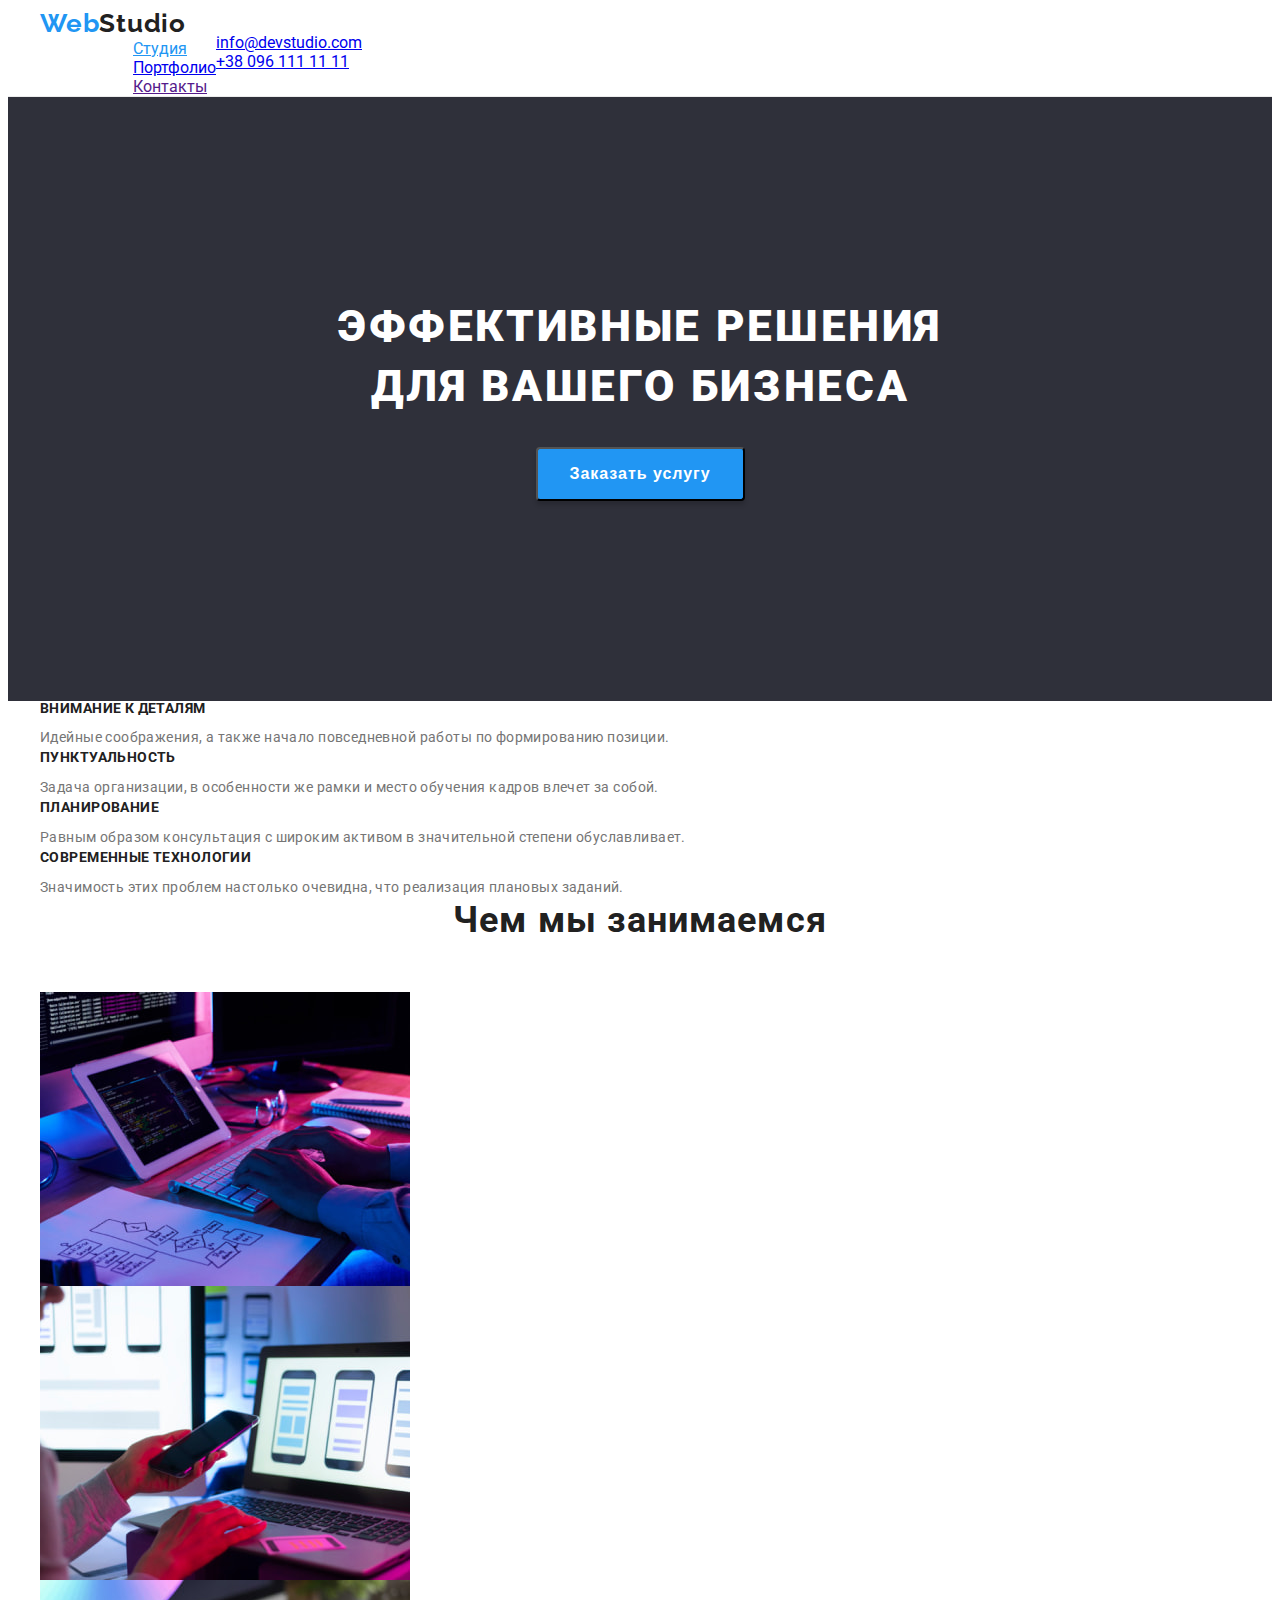
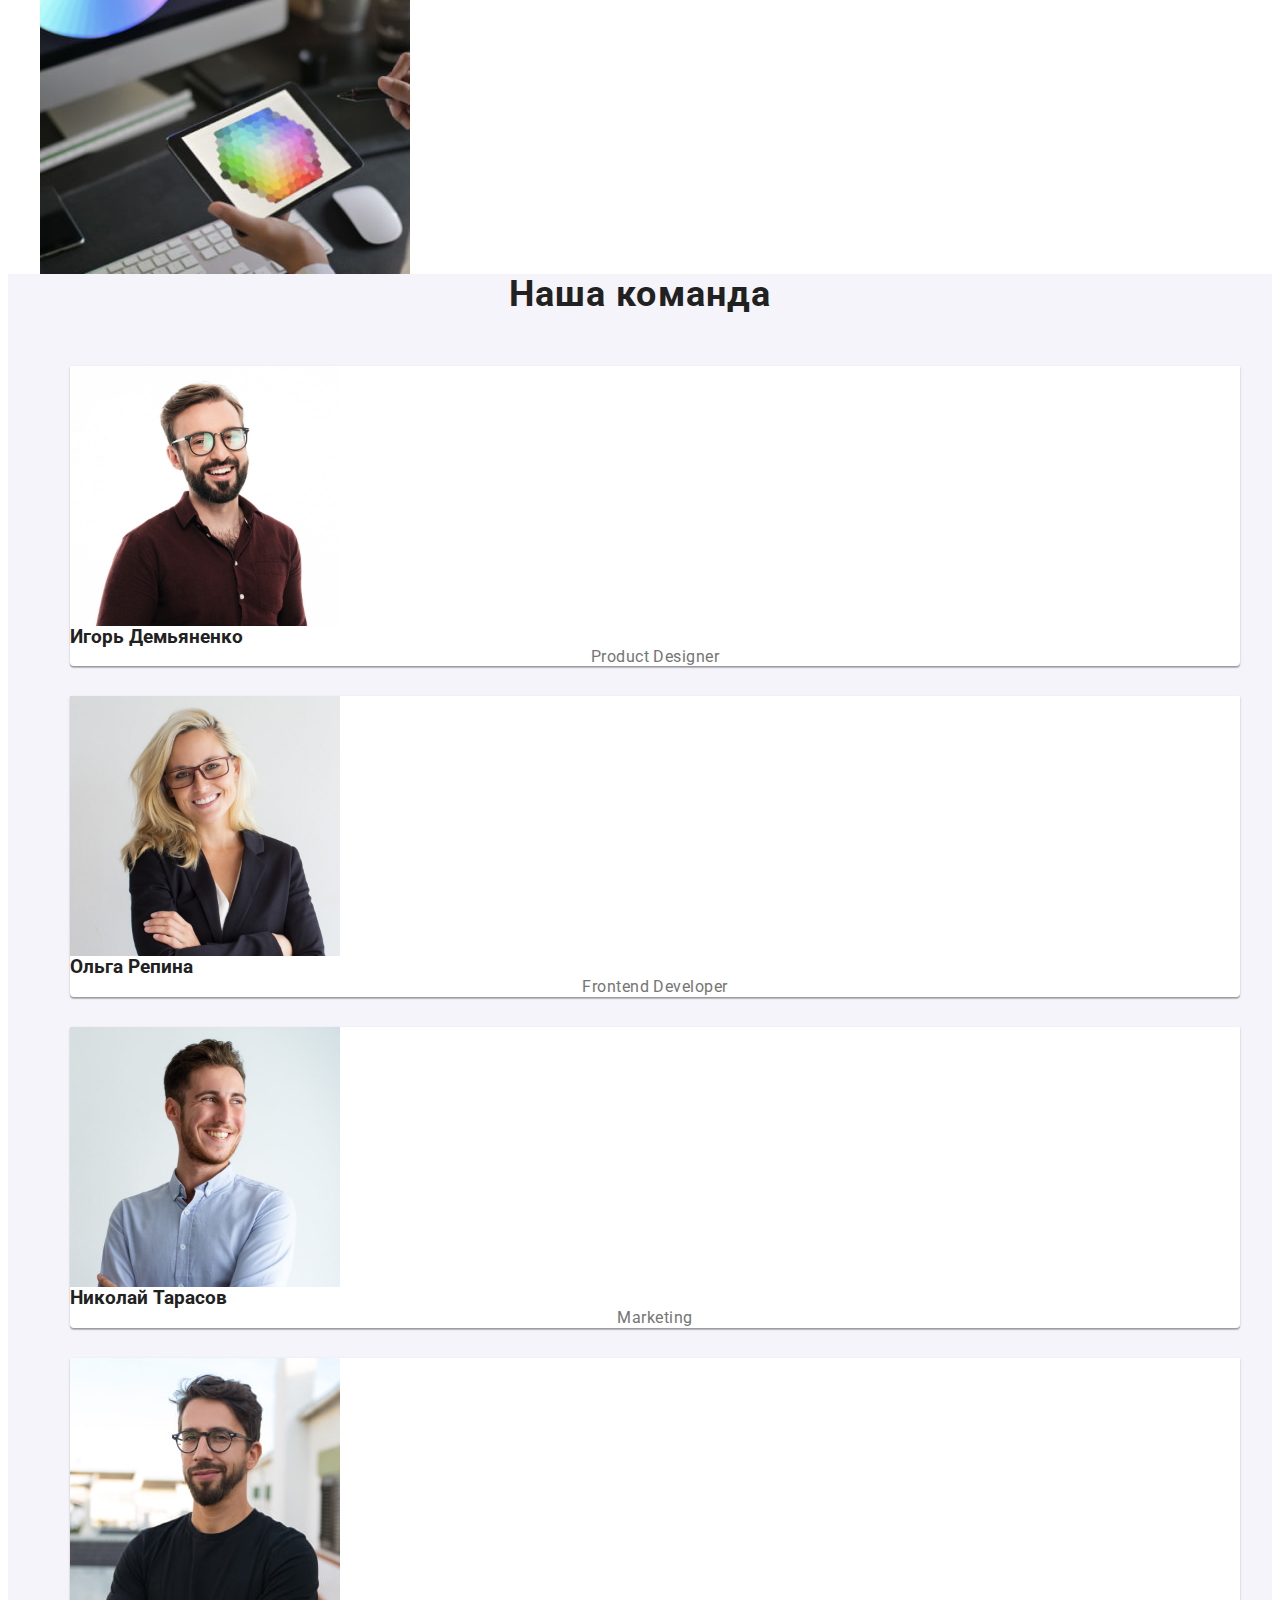
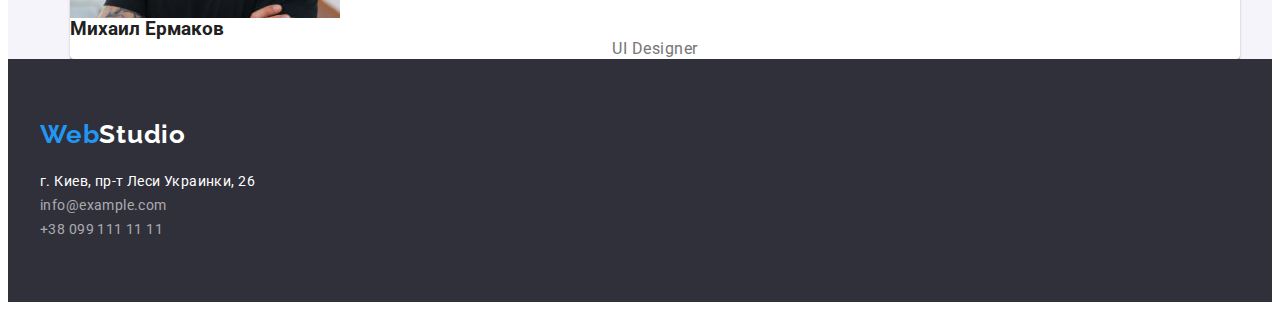
<file: index.html>
<!DOCTYPE html>
<html lang="ru">

<head>
    <meta charset="UTF-8">
    <meta http-equiv="X-UA-Compatible" content="IE=edge">
    <meta name="viewport" content="width=device-width, initial-scale=1.0">
    <link
        href="https://fonts.googleapis.com/css2?family=Raleway:wght@700&family=Roboto:wght@400;500;700;900&display=swap"
        rel="stylesheet">
    <title>WebStudio</title>
    <link rel="stylesheet" href="https://cdnjs.cloudflare.com/ajax/libs/modern-normalize/1.1.0/modern-normalize.min.css"
        integrity="sha512-wpPYUAdjBVSE4KJnH1VR1HeZfpl1ub8YT/NKx4PuQ5NmX2tKuGu6U/JRp5y+Y8XG2tV+wKQpNHVUX03MfMFn9Q=="
        crossorigin="anonymous" referrerpolicy="no-referrer" />
    <link rel="stylesheet" href="./css/styles.css">
</head>

<body>
    <!-- Верхняя линия -->
    <header>
        <div class="container header">
            <nav>
                <a class="logo hover-color" href="./index.html"><span class="blue-text">Web</span>Studio</a>

                <ul class="list">
                    <li><a class="pages hover-color current" href="./index.html">Студия</a></li>
                    <li><a class="pages hover-color" href="./portfolio.html">Портфолио</a></li>
                    <li><a class="pages hover-color" href="">Контакты</a></li>
                </ul>

            </nav>
            <ul class="list">
                <li>
                    <a class="contacts hover-color" href="mailto:info@devstudio.com">info@devstudio.com</a>
                </li>
                <li>
                    <a class="contacts hover-color" href="tel:+380961111111">+38 096 111 11 11</a>
                </li>
            </ul>
        </div>
    </header>


    <main>

        <!-- Шапка -->
        <section class="hero">
            <div class="container">
                <h1 class="hero-title">ЭФФЕКТИВНЫЕ РЕШЕНИЯ <br>ДЛЯ ВАШЕГО БИЗНЕСА</h1>
                <button class="order-button" type="button">Заказать услугу</button>
            </div>
        </section>

        <!-- Особенности -->
        <section class="specials">
            <div class="container">
                <h2 class="hiden-title">Наши преимущества</h2>
                <ul class="benefits list">
                    <li>
                        <h3 class="benefits-title">Внимание к деталям</h3>
                        <p class="benefits-description">Идейные соображения, а также начало повседневной работы по
                            формированию позиции.</p>
                    </li>
                    <li>
                        <h3 class="benefits-title">Пунктуальность</h3>
                        <p class="benefits-description">Задача организации, в особенности же рамки и место обучения
                            кадров
                            влечет за собой.</p>
                    </li>
                    <li>
                        <h3 class="benefits-title">Планирование</h3>
                        <p class="benefits-description">Равным образом консультация с широким активом в значительной
                            степени
                            обуславливает.</p>
                    </li>
                    <li>
                        <h3 class="benefits-title">Современные технологии</h3>
                        <p class="benefits-description">Значимость этих проблем настолько очевидна, что реализация
                            плановых
                            заданий.</p>
                    </li>
                </ul>
            </div>
        </section>

        <!-- Чем мы занимаемся -->
        <section class="actions">
            <div class="container">
                <h2 class="actions-title secondary-title">Чем мы занимаемся</h2>
                <ul class="list">
                    <li><img src="./images/img.jpg" alt="печать на клавиатуре" width="370"></li>
                    <li><img src="./images/img-1.jpg" alt="держит телефон" width="370"></li>
                    <li><img src="./images/img-2.jpg" alt="цветовая палитра" width="370"></li>
                </ul>
            </div>
        </section>

        <!-- Наша команда -->
        <section class="team">
            <div class="container">
                <h2 class="team-title secondary-title">Наша команда</h2>
                <ul class="teammates list">
                    <li class="teammate-card">
                        <img src="./images/demyanenko.jpg" width="270" alt="Игорь Демьяненко">
                        <h3 class="teammate">Игорь Демьяненко</h3>
                        <p class="profession">Product Designer</p>
                    </li>

                    <li class="teammate-card">
                        <img src="./images/repina.jpg" width="270" alt="Ольга Репина">
                        <h3 class="teammate">Ольга Репина</h3>
                        <p class="profession">Frontend Developer</p>
                    </li>

                    <li class="teammate-card">
                        <img src="./images/tarasov.jpg" width="270" alt="Николай Тарасов">
                        <h3 class="teammate">Николай Тарасов</h3>
                        <p class="profession">Marketing</p>
                    </li>

                    <li class="teammate-card">
                        <img src="./images/ermakov.jpg" width="270" alt="Михаил Ермаков">
                        <h3 class="teammate">Михаил Ермаков</h3>
                        <p class="profession">UI Designer</p>
                    </li>
                </ul>
            </div>
        </section>
    </main>

    <!-- Подвал -->
    <footer>
        <div class="container">
            <a class="footer-logo hover-color" href="./index.html"><span class="blue-text">Web</span>Studio</a>
            <address>
                <ul class="list">
                    <li><a class="footer-address hover-color" href="https://goo.gl/maps/xgKNqcMdcs3EZ4Po8"
                            target="_blank" rel="noopener noreferrer">г. Киев,
                            пр-т Леси Украинки, 26</a>
                    </li>
                    <li><a class="footer-mail hover-color" href="mailto:info@example.com">info@example.com</a></li>
                    <li><a class="footer-tel hover-color" href="tel:+380991111111">+38 099 111 11 11</a></li>
                </ul>
            </address>
        </div>
    </footer>
</body>

</html>
</file>
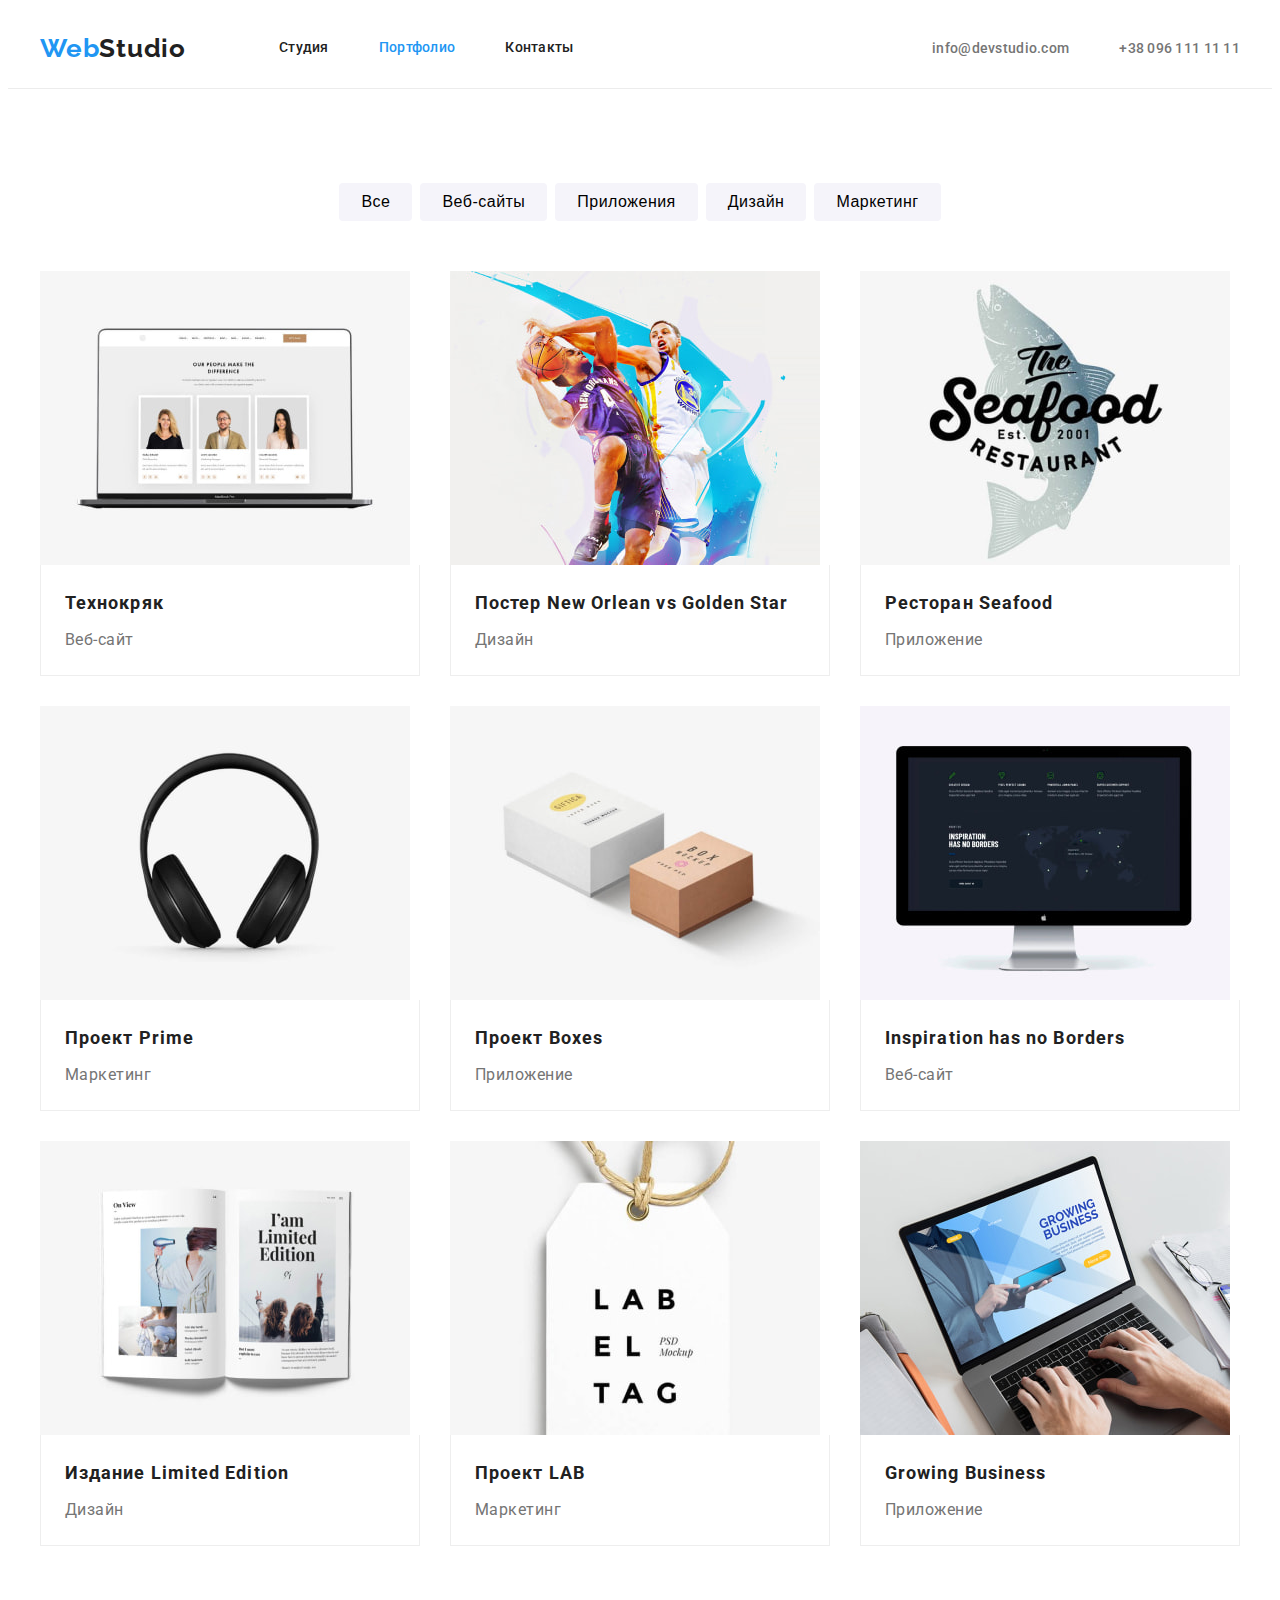
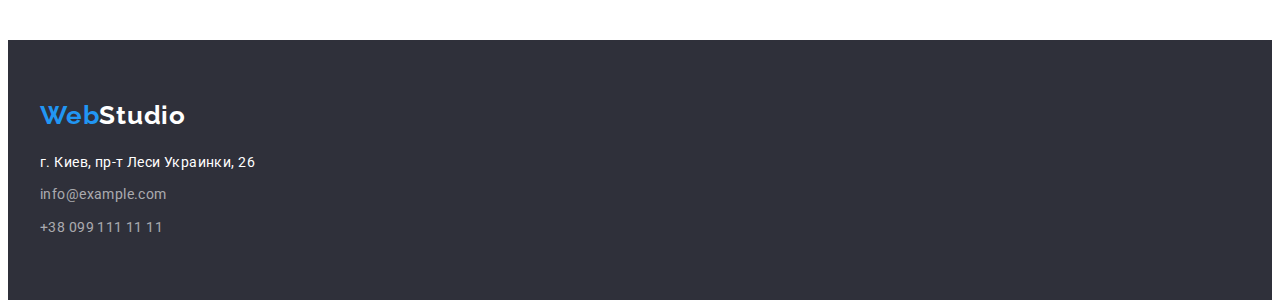
<file: portfolio.html>
<!DOCTYPE html>
<html lang="ru">

<head>
    <meta charset="UTF-8">
    <meta http-equiv="X-UA-Compatible" content="IE=edge">
    <meta name="viewport" content="width=device-width, initial-scale=1.0">
    <link
        href="https://fonts.googleapis.com/css2?family=Raleway:wght@700&family=Roboto:wght@400;500;700;900&display=swap"
        rel="stylesheet">
    <title>Портфолио</title>
    <link rel="stylesheet" href="https://cdnjs.cloudflare.com/ajax/libs/modern-normalize/1.1.0/modern-normalize.min.css"
        integrity="sha512-wpPYUAdjBVSE4KJnH1VR1HeZfpl1ub8YT/NKx4PuQ5NmX2tKuGu6U/JRp5y+Y8XG2tV+wKQpNHVUX03MfMFn9Q=="
        crossorigin="anonymous" referrerpolicy="no-referrer" />
    <link rel="stylesheet" href="./css/styles.css">
</head>

<body>
    <!-- Верхняя линия -->
    <header>
        <div class="container header">
            <nav class="nav">
                <a class="logo hover-color" href="./index.html"><span class="blue-text">Web</span>Studio</a>

                <ul class="pages list">
                    <li class="page"><a class="nav-link hover-color" href="./index.html">Студия</a></li>
                    <li class="page"><a class="nav-link hover-color  current" href="./portfolio.html">Портфолио</a></li>
                    <li class="page"><a class="nav-link hover-color" href="">Контакты</a></li>
                </ul>

            </nav>
            <ul class="contacts list">
                <li class="contact">
                    <a class="contact-link hover-color" href="mailto:info@devstudio.com">info@devstudio.com</a>
                </li>

                <li class="contact">
                    <a class="contact-link hover-color" href="tel:+380961111111">+38 096 111 11 11</a>
                </li>
            </ul>
        </div>
    </header>

    <main>

        <!-- фильтры -->
        <section class="section">
            <div class="container">
                <h1 class="hiden-title">Фильтр примеров работ</h1>
                <ul class="buttons-list list">
                    <li class="button-element"> <button class="button" type="button">Все</button>
                    <li class="button-element"> <button class="button" type="button">Веб-сайты</button>
                    <li class="button-element"> <button class="button" type="button">Приложения</button>
                    <li class="button-element"> <button class="button" type="button">Дизайн</button>
                    <li class="button-element"> <button class="button" type="button">Маркетинг</button>
                </ul>

                <!-- примеры -->
                <ul class="examples-list list">
                    <li class="example-card">
                        <img class="example-photo" src="./images/example1.jpg" width="370"
                            alt="Ноутбук с изображенеим лавной страницы сайта Технокряк">
                        <div class="example-info">
                            <h2 class="example-title">Технокряк</h2>
                            <p class="project-type">Веб-сайт</p>
                        </div>
                    </li>
                    <li class="example-card">
                        <img class="example-photo" src="./images/example2.jpg" width="370"
                            alt="Постер New Orlean vs Golden Star">
                        <div class="example-info">
                            <h2 class="example-title">Постер New Orlean vs Golden Star</h2>
                            <p class="project-type">Дизайн</p>
                        </div>
                    </li>
                    <li class="example-card">
                        <img class="example-photo" src="./images/example3.jpg" width="370"
                            alt="Логотип ресторана Seafood">
                        <div class="example-info">
                            <h2 class="example-title">Ресторан Seafood</h2>
                            <p class="project-type">Приложение</p>
                        </div>
                    </li>
                    <li class="example-card">
                        <img class="example-photo" src="./images/example4.jpg" width="370" alt="Наушники">
                        <div class="example-info">
                            <h2 class="example-title">Проект Prime</h2>
                            <p class="project-type">Маркетинг</p>
                        </div>
                    </li>
                    <li class="example-card">
                        <img class="example-photo" src="./images/example5.jpg" width="370"
                            alt="Белая и оранжевая коробки">
                        <div class="example-info">
                            <h2 class="example-title">Проект Boxes</h2>
                            <p class="project-type">Приложение</p>
                        </div>
                    </li>
                    <li class="example-card">
                        <img class="example-photo" src="./images/example6.jpg" width="370"
                            alt="Моноблок с изображением главной страницы сайта Inspiration has no Borders">
                        <div class="example-info">
                            <h2 class="example-title">Inspiration has no Borders</h2>
                            <p class="project-type">Веб-сайт</p>
                        </div>
                    </li>
                    <li class="example-card">
                        <img class="example-photo" src="./images/example7.jpg" width="370" alt="Журнал Limited Edition">
                        <div class="example-info">
                            <h2 class="example-title">Издание Limited Edition</h2>
                            <p class="project-type">Дизайн</p>
                        </div>
                    </li>
                    <li class="example-card">
                        <img class="example-photo" src="./images/example8.jpg" width="370" alt="Бирка Lab el tag">
                        <div class="example-info">
                            <h2 class="example-title">Проект LAB</h2>
                            <p class="project-type">Маркетинг</p>
                        </div>
                    </li>
                    <li class="example-card">
                        <img class="example-photo" src="./images/example9.jpg" width="370"
                            alt="ноутбук с изображением главной страницы сайта Growing Business">
                        <div class="example-info">
                            <h2 class="example-title">Growing Business</h2>
                            <p class="project-type">Приложение</p>
                        </div>
                    </li>
                </ul>
            </div>
        </section>

    </main>

    <!-- Подвал -->
    <footer>
        <div class="container">
            <a class="footer-logo hover-color" href="./index.html"><span class="blue-text">Web</span>Studio</a>
            <address>
                <ul class="address-list list">
                    <li class="address"><a class="footer-address hover-color"
                            href="https://goo.gl/maps/xgKNqcMdcs3EZ4Po8" target="_blank" rel="noopener noreferrer">г.
                            Киев,
                            пр-т Леси Украинки, 26</a>
                    </li>
                    <li class="address"><a class="footer-mail hover-color"
                            href="mailto:info@example.com">info@example.com</a></li>
                    <li class="address"><a class="footer-tel hover-color" href="tel:+380991111111">+38 099 111 11
                            11</a></li>
                </ul>
            </address>
        </div>
    </footer>
</body>

</html>
</file>
<file: css/styles.css>
/* 
фон страницы: #FFFFFF
кнопки и эффект наведения: #2196F3 
фон ссылок в main: #F5F4FA
основной цвет текста(черный): #212121
второстепенный цвет текста(серый): #757575
цвет фона футера: #2F303A
Прозрачность адреса в футере: rgba(255, 255, 255, .6);
*/

:root {
    --primary-text-color: #212121;
    --secondary-text-color: #757575;
    --hover-focus-color: #2196F3;
    --white-text-color: #ffffff;
    --card-gap: 30px;
}

body {
    font-family: 'Roboto', sans-serif;
    background-color: #fff;
    color: var(--primary-text-color);
}

.container {
    padding: 0 15px;
    margin: 0px auto;
    width: 1200px;
}

.section {
    padding: 94px 0;
}

.list {
    list-style: none;
    margin: 0;
    margin: 0;
}

img {
    height: auto;
    display: block;
    max-width: 100%;
}

ul,
li,
h1,
h2,
h3,
h4,
h5,
h6,
p {
    margin: 0;
    padding: 0;
}

/* Первая страница */

/* Верхняя линия */

header {

    border-bottom: 1px solid #ECECEC;
}

.header {
    display: flex;
    align-items: center;
}

.nav {
    display: flex;
    align-items: center;
}

.logo {
    font-family: 'Raleway';
    font-weight: 700;
    font-size: 26px;
    line-height: 1.19;
    letter-spacing: 0.03em;

    color: var(--primary-text-color);
    text-decoration: none;
}

.blue-text {
    color: var(--hover-focus-color);
}

.pages {
    display: flex;
    align-items: center;

    margin-left: 93px;
}

.pages .page+.page {
    margin-left: 50px;
}

.nav-link {
    font-weight: 500;
    font-size: 14px;
    line-height: 1.14;
    letter-spacing: 0.02em;

    text-decoration: none;
    color: var(--primary-text-color);

    display: block;
    padding: 32px 0;
}

.current {
    color: var(--hover-focus-color);
}

.contacts {
    display: flex;
    align-items: center;

    margin-left: auto;
}

.contacts .contact+.contact {
    margin-left: 50px;
}

.contact-link {
    font-weight: 500;
    font-size: 14px;
    line-height: 1.14;
    letter-spacing: 0.02em;

    text-decoration: none;
    color: var(--secondary-text-color)
}

/* Герой */

.hero {
    background-color: #2F303A;
    text-align: center;

    padding-top: 200px;
    padding-bottom: 200px;
}

.hero-title {
    font-weight: 900;
    font-size: 44px;
    line-height: 1.36;
    text-align: center;
    letter-spacing: 0.06em;
    text-transform: uppercase;

    margin-top: 0;
    margin-bottom: 30px;

    color: var(--white-text-color);
}

.order-button {
    font-weight: 700;
    font-size: 16px;
    line-height: 1.87;
    display: inline-block;
    align-items: center;
    text-align: center;
    letter-spacing: 0.06em;

    cursor: pointer;

    padding: 10px 32px;
    color: var(--white-text-color);
    background: var(--hover-focus-color);
    box-shadow: 0px 4px 4px rgba(0, 0, 0, 0.15);
    border-radius: 4px;
}

/* Особенности */

.benefits-list {
    display: flex;
    flex-wrap: wrap;
    margin-top: calc(-1* var(--card-gap));
    margin-left: calc(-1* var(--card-gap));

}

.benefit {
    margin-top: var(--card-gap);
    margin-left: var(--card-gap);

    flex-basis: calc(100% / 4 - var(--card-gap));
}

.hiden-title {
    position: absolute;
    width: 1px;
    height: 1px;
    border: 0;
    padding: 0;
    white-space: nowrap;
    clip-path: inset(100%);
    clip: rect(0 0 0 0);
    overflow: hidden;
}

.benefits-title {
    font-weight: 700;
    font-size: 14px;
    line-height: 1.14;
    letter-spacing: 0.03em;
    text-transform: uppercase;

    margin-bottom: 10px;
}


.benefits-description {
    font-size: 14px;
    line-height: 1.71;
    letter-spacing: 0.03em;

    color: var(--secondary-text-color);

    margin-top: 0;
}

/* Чем мы занимаемся */

.secondary-title {
    font-weight: 700;
    font-size: 36px;
    line-height: 1.16;
    text-align: center;
    letter-spacing: 0.03em;

    margin-top: 0;
    margin-bottom: 0;
}

.actions {
    padding-top: 0;
}

.actions-list {
    display: flex;
    /* align-items: center; */
    flex-wrap: wrap;

    margin-top: calc(-1 * var(--card-gap));
    margin-left: calc(-1 * var(--card-gap));
}

.action {
    margin-top: var(--card-gap);
    margin-left: var(--card-gap);

    flex-basis: calc(100% / 3 - var(--card-gap));
}

.actions-title {
    margin-bottom: 50px;
}

.actions-list .action+.action {
    margin-left: 30px;
}

/* Наша команда */

.team {
    background-color: #F5F4FA;
}

.team-title {
    margin-bottom: 50px;
}

.teammates-list {
    display: flex;
    align-items: center;
    flex-wrap: wrap;

    margin-top: calc(-1 * var(--card-gap));
    margin-left: calc(-1 * var(--card-gap));
}

.teammate-card {
    margin-top: var(--card-gap);
    margin-left: var(--card-gap);
    flex-basis: calc(100% / 4 - var(--card-gap));


    background: var(--white-text-color);

    box-shadow: 0px 1px 3px rgba(0, 0, 0, 0.12), 0px 1px 1px rgba(0, 0, 0, 0.14), 0px 2px 1px rgba(0, 0, 0, 0.2);
    border-radius: 0px 0px 4px 4px;
}

.teammate-info {
    padding: 30px 0;
}

.teammate-title {
    font-weight: 500;
    font-size: 16px;
    line-height: 1.18;
    text-align: center;
    letter-spacing: 0.03em;

    margin-bottom: 10px;
}

.profession {
    font-family: 'Roboto';
    font-size: 16px;
    line-height: 1.18;
    text-align: center;
    letter-spacing: 0.03em;

    color: var(--secondary-text-color);

    margin-top: 0;
}

/* вторая страница */

.hover-color:hover,
.hover-color:focus {
    color: var(--hover-focus-color);
}


/* Фильтры */

.buttons-list {
    display: flex;
    align-items: center;

    justify-content: center;

    margin-bottom: 50px;
}

.buttons-list .button-element+.button-element {
    margin-left: 8px;
}

.button {
    font-weight: 500;
    font-size: 16px;
    line-height: 1.62;
    text-align: center;
    letter-spacing: 0.03em;

    padding: 6px 22px;

    background: #F5F4FA;
    border: none;
    border-radius: 4px;

    cursor: pointer;
}

.button:hover,
.button:focus {
    background: var(--hover-focus-color);
    color: var(--white-text-color);
    box-shadow: 0px 3px 1px rgba(0, 0, 0, 0.1), 0px 1px 2px rgba(0, 0, 0, 0.08), 0px 2px 2px rgba(0, 0, 0, 0.12);
}

/* Примеры */

.examples-list {
    display: flex;
    flex-wrap: wrap;

    margin-top: calc(-1 * var(--card-gap));
    margin-left: calc(-1 * var(--card-gap));
}

.example-card {
    margin-top: var(--card-gap);
    margin-left: var(--card-gap);

    flex-basis: calc(100% / 3 - var(--card-gap));

    width: 370px;

    background: var(--white-text-color);

}


.example-info {
    padding: 20px 24px;

    border-right: 1px solid #EEEEEE;
    border-bottom: 1px solid #EEEEEE;
    border-left: 1px solid #EEEEEE;
    box-sizing: border-box;
}

.example-title {
    font-weight: 700;
    font-size: 18px;
    line-height: 2;
    letter-spacing: 0.06em;

    margin-top: 0;
    margin-bottom: 4px;
}

.project-type {
    font-size: 16px;
    line-height: 1.87;
    letter-spacing: 0.03em;

    margin-top: 0;
    padding-bottom: 0;

    color: var(--secondary-text-color);
}

/* Подвал */

footer {
    padding: 60px 0;
    background-color: #2F303A;
}

.footer-logo {
    font-family: 'Raleway';
    font-weight: 700;
    font-size: 26px;
    line-height: 1.19;
    letter-spacing: 0.03em;

    text-decoration: none;
    color: var(--white-text-color);

    display: block;
    margin-bottom: 20px;
}

.footer-address {
    font-size: 14px;
    line-height: 1.71;
    letter-spacing: 0.03em;

    font-style: normal;
    text-decoration: none;
    color: var(--white-text-color);
}

.footer-mail,
.footer-tel {
    font-size: 14px;
    line-height: 1.71;
    letter-spacing: 0.03em;

    font-style: normal;
    text-decoration: none;
    color: rgba(255, 255, 255, .6);
}

.address-list {
    display: block;
}

.address-list .address+.address {
    margin-top: 9px;
}
</file>
